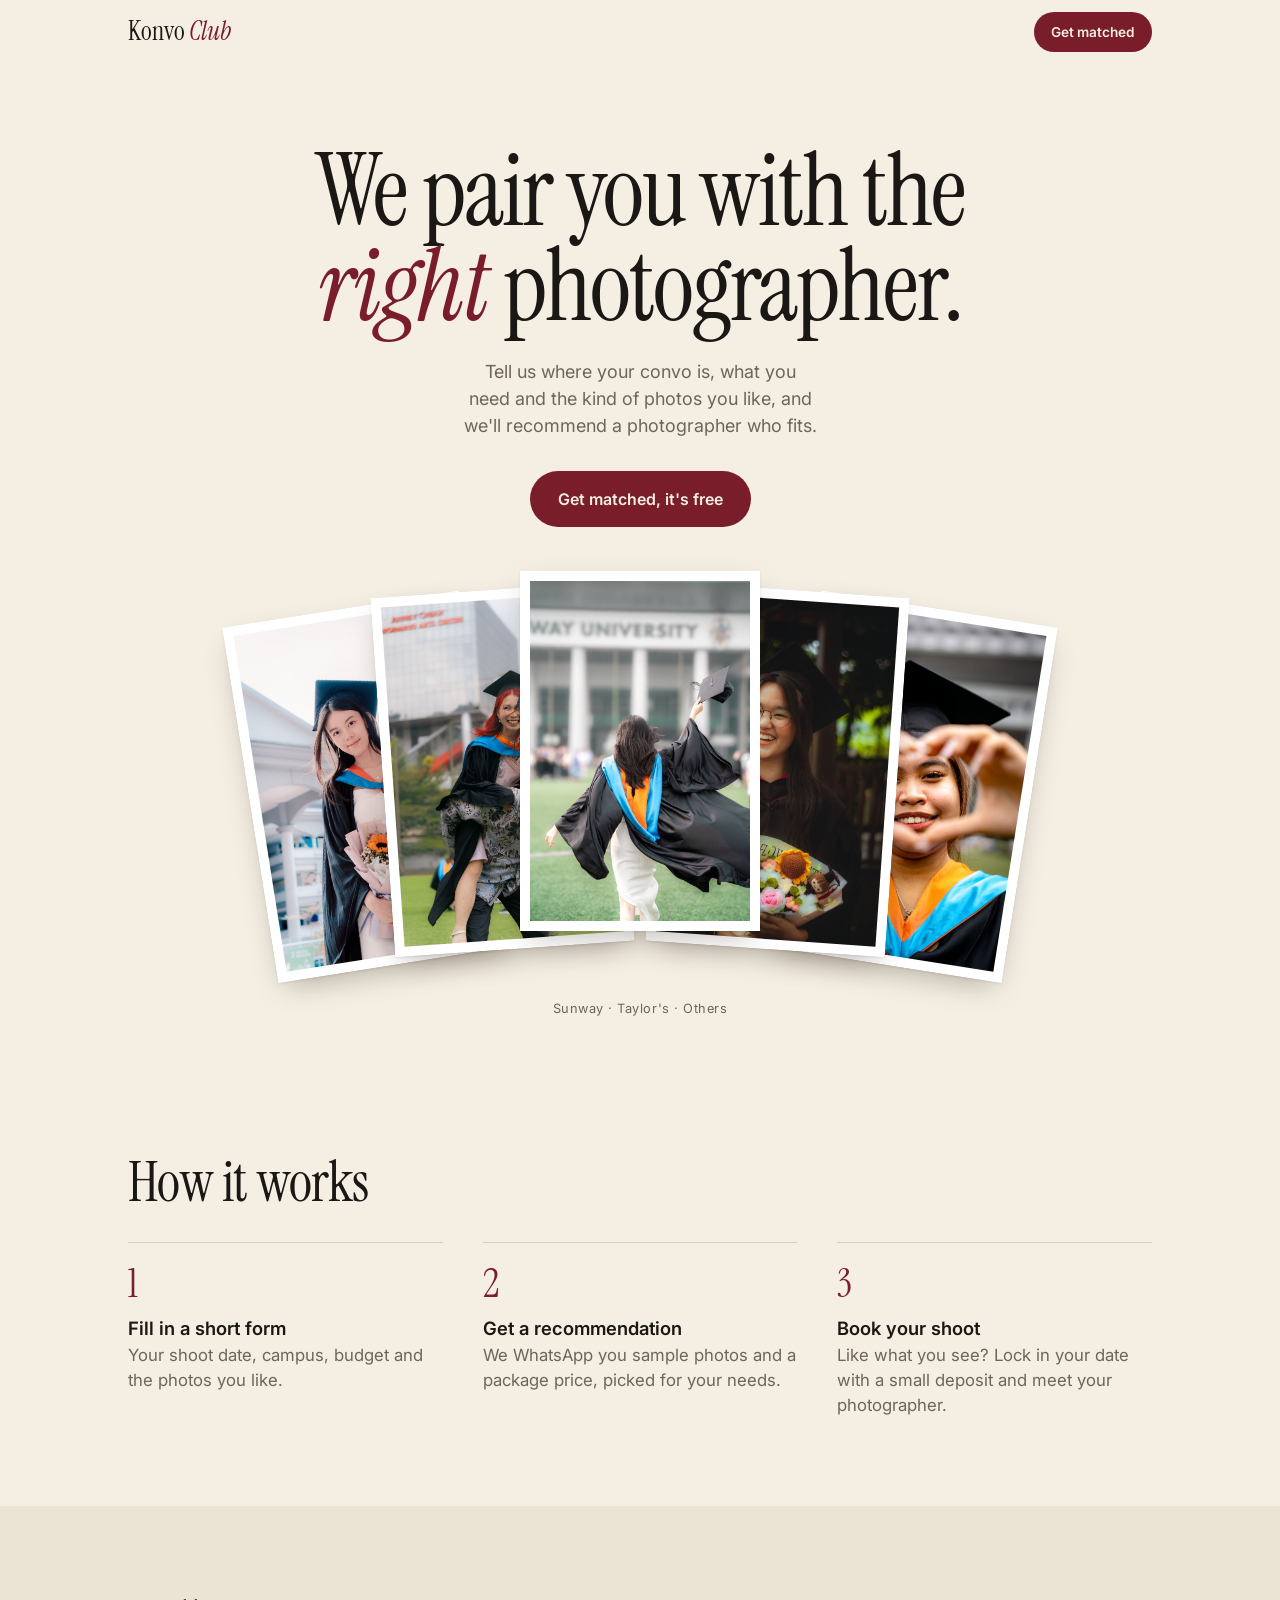
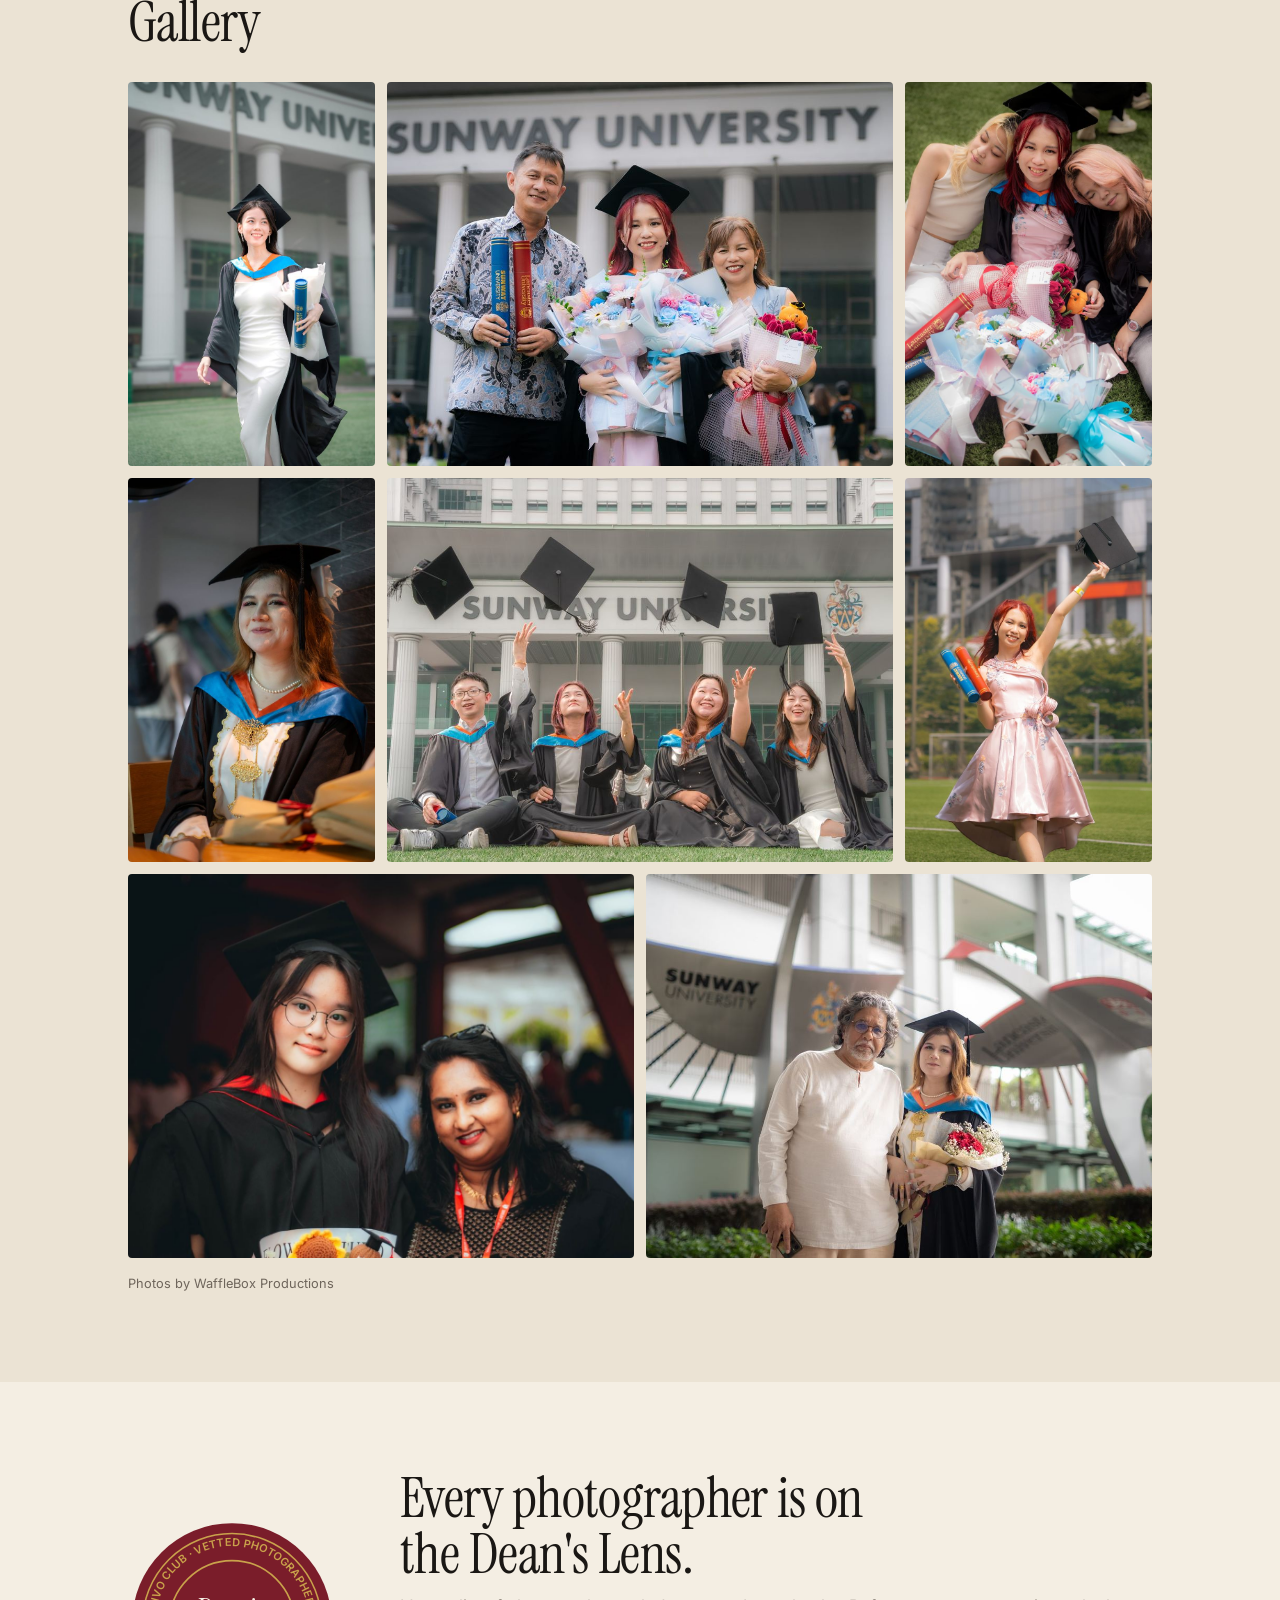
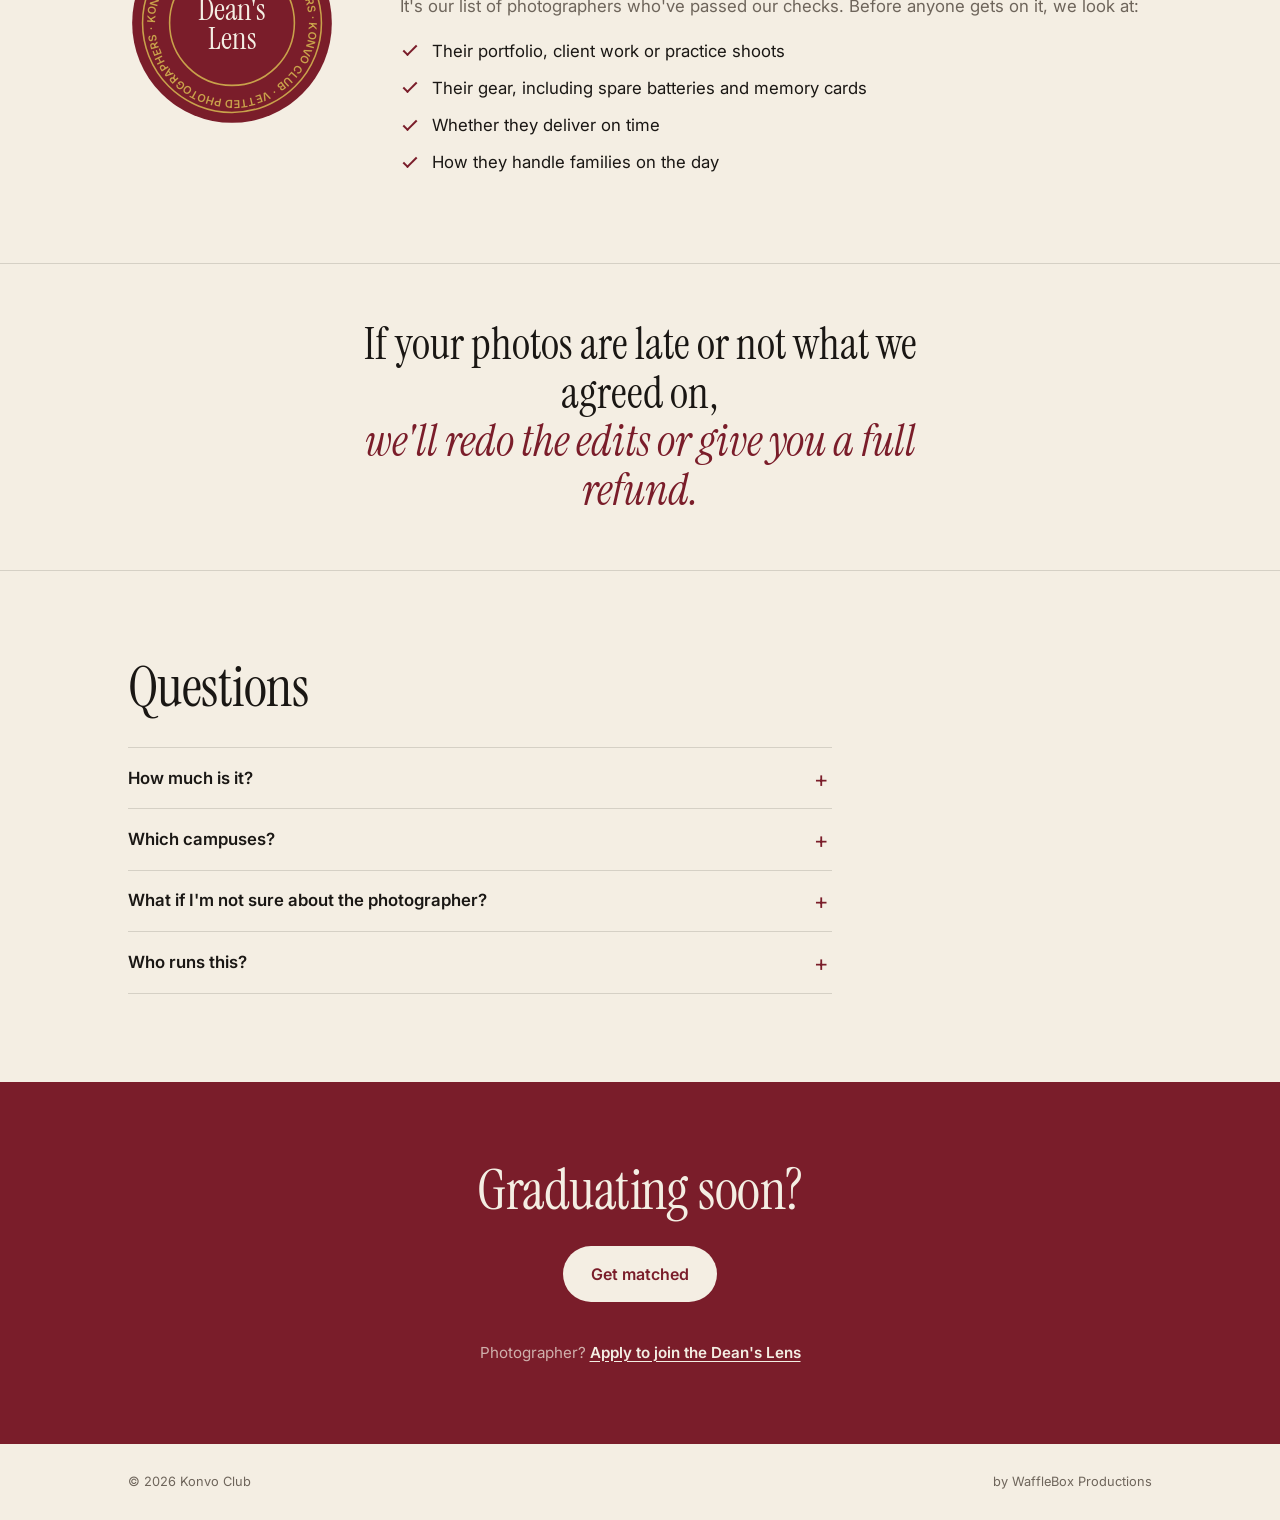
<file: index.html>
<!doctype html>
<html lang="en">
<head>
  <meta charset="utf-8">
  <meta name="viewport" content="width=device-width, initial-scale=1">
  <title>Konvo Club</title>
  <meta name="description" content="Konvo Club matches Klang Valley graduates with vetted convocation photographers. Tell us where your convo is, what you need and the photos you like, and we'll recommend a photographer.">
  <meta property="og:title" content="Konvo Club">
  <meta property="og:description" content="We pair you with the right graduation photographer.">
  <meta property="og:type" content="website">
  <meta property="og:image" content="https://konvoclub.github.io/images/h3.jpg">
  <link rel="icon" href="favicon.svg" type="image/svg+xml">
  <link rel="preconnect" href="https://fonts.googleapis.com">
  <link rel="preconnect" href="https://fonts.gstatic.com" crossorigin>
  <link href="https://fonts.googleapis.com/css2?family=Instrument+Serif:ital@0;1&family=Inter:wght@400;500;600;700&display=swap" rel="stylesheet">
  <link rel="stylesheet" href="styles.css?v=7">
</head>
<body>

  <nav class="nav" id="nav">
    <div class="wrap nav-inner">
      <a href="#" class="wordmark">Konvo <em>Club</em></a>
      <a href="match.html" class="btn btn-sm">Get matched</a>
    </div>
  </nav>

  <header class="hero">
    <div class="wrap hero-copy">
      <h1>We pair you with the <em>right</em> photographer.</h1>
      <p class="sub">Tell us where your convo is, what you need and the kind of photos you like, and we'll recommend a photographer who fits.</p>
      <a href="match.html" class="btn">Get matched, it's free</a>
    </div>

    <div class="prints" aria-hidden="true">
      <img class="print p1" src="images/h1.jpg" alt="" width="733" height="1100">
      <img class="print p2" src="images/h2.jpg" alt="" width="733" height="1100">
      <img class="print p3" src="images/h3.jpg" alt="" width="733" height="1100">
      <img class="print p4" src="images/h4.jpg" alt="" width="733" height="1100">
      <img class="print p5" src="images/h5.jpg" alt="" width="733" height="1100">
    </div>

    <p class="campuses wrap">Sunway · Taylor's · Others</p>
  </header>

  <section class="section" id="how">
    <div class="wrap">
      <h2>How it works</h2>
      <ol class="steps">
        <li><span class="n">1</span><p><strong>Fill in a short form</strong> Your shoot date, campus, budget and the photos you like.</p></li>
        <li><span class="n">2</span><p><strong>Get a recommendation</strong> We WhatsApp you sample photos and a package price, picked for your needs.</p></li>
        <li><span class="n">3</span><p><strong>Book your shoot</strong> Like what you see? Lock in your date with a small deposit and meet your photographer.</p></li>
      </ol>
    </div>
  </section>

  <section class="section" id="work">
    <div class="wrap">
      <h2>Gallery</h2>
      <div class="gallery">
        <figure class="g-tall"><img src="images/bright-2.jpg" alt="Graduate in white dress and gown in front of Sunway University" width="733" height="1100" loading="lazy"></figure>
        <figure class="g-wide"><img src="images/candid-4.jpg" alt="Graduate with her parents and bouquets" width="1100" height="733" loading="lazy"></figure>
        <figure class="g-tall"><img src="images/candid-1.jpg" alt="Graduate lying on the grass with two friends" width="733" height="1100" loading="lazy"></figure>
        <figure class="g-tall"><img src="images/moody-2.jpg" alt="Graduate portrait in warm indoor light" width="733" height="1100" loading="lazy"></figure>
        <figure class="g-wide"><img src="images/candid-3.jpg" alt="Group of graduates throwing their caps" width="1100" height="733" loading="lazy"></figure>
        <figure class="g-tall"><img src="images/bright-3.jpg" alt="Graduate jumping with scroll raised" width="733" height="1100" loading="lazy"></figure>
        <figure class="g-wide"><img src="images/moody-3.jpg" alt="Graduate with her mother, cinematic edit" width="1100" height="880" loading="lazy"></figure>
        <figure class="g-wide"><img src="images/family-2.jpg" alt="Graduate with her father beside the Sunway University sign" width="1100" height="733" loading="lazy"></figure>
      </div>
      <p class="credit">Photos by WaffleBox Productions</p>
    </div>
  </section>

  <section class="section lens" id="deans-lens">
    <div class="wrap lens-inner">
      <div class="seal" aria-hidden="true">
        <svg viewBox="0 0 200 200">
          <defs><path id="ring" d="M100,100 m-74,0 a74,74 0 1,1 148,0 a74,74 0 1,1 -148,0"/></defs>
          <circle cx="100" cy="100" r="96" class="seal-bg"/>
          <circle cx="100" cy="100" r="86" class="seal-line"/>
          <circle cx="100" cy="100" r="60" class="seal-line"/>
          <g class="seal-spin"><text class="seal-ring"><textPath href="#ring" textLength="462">KONVO CLUB · VETTED PHOTOGRAPHERS · KONVO CLUB · VETTED PHOTOGRAPHERS ·</textPath></text></g>
          <text x="100" y="97" class="seal-big">Dean's</text>
          <text x="100" y="125" class="seal-big">Lens</text>
        </svg>
      </div>
      <div>
        <h2>Every photographer is on the Dean's Lens.</h2>
        <p class="lens-sub">It's our list of photographers who've passed our checks. Before anyone gets on it, we look at:</p>
        <ul class="checks">
          <li>Their portfolio, client work or practice shoots</li>
          <li>Their gear, including spare batteries and memory cards</li>
          <li>Whether they deliver on time</li>
          <li>How they handle families on the day</li>
        </ul>
      </div>
    </div>
  </section>

  <section class="promise">
    <div class="wrap">
      <p>If your photos are late or not what we agreed on, <em>we'll redo the edits or give you a full refund.</em></p>
    </div>
  </section>

  <section class="section" id="faq">
    <div class="wrap faq">
      <h2>Questions</h2>
      <details>
        <summary>How much is it?</summary>
        <p>Getting matched is free. Each package has one flat price, and you'll see it before you pay anything.</p>
      </details>
      <details>
        <summary>Which campuses?</summary>
        <p>Sunway and Taylor's for now. At another uni? Pick Others on the form and we'll see what we can do.</p>
      </details>
      <details>
        <summary>What if I'm not sure about the photographer?</summary>
        <p>Tell us why and we'll recommend someone else.</p>
      </details>
      <details>
        <summary>Who runs this?</summary>
        <p>The team behind WaffleBox Productions, a photo studio in Puchong.</p>
      </details>
    </div>
  </section>

  <section class="cta">
    <div class="wrap">
      <h2>Graduating soon?</h2>
      <a href="match.html" class="btn btn-light">Get matched</a>
      <p class="join">Photographer? <a href="join.html">Apply to join the Dean's Lens</a></p>
      <p class="join" data-photographer-count hidden></p>
    </div>
  </section>

  <footer class="footer">
    <div class="wrap footer-inner">
      <span>© 2026 Konvo Club</span>
      <span>by WaffleBox Productions</span>
    </div>
  </footer>

  <script src="photographer-count.js?v=1" defer></script>
  <script>
    const nav = document.getElementById('nav');
    const onScroll = () => nav.classList.toggle('scrolled', window.scrollY > 20);
    window.addEventListener('scroll', onScroll, { passive: true });
    onScroll();

  </script>
</body>
</html>
</file>
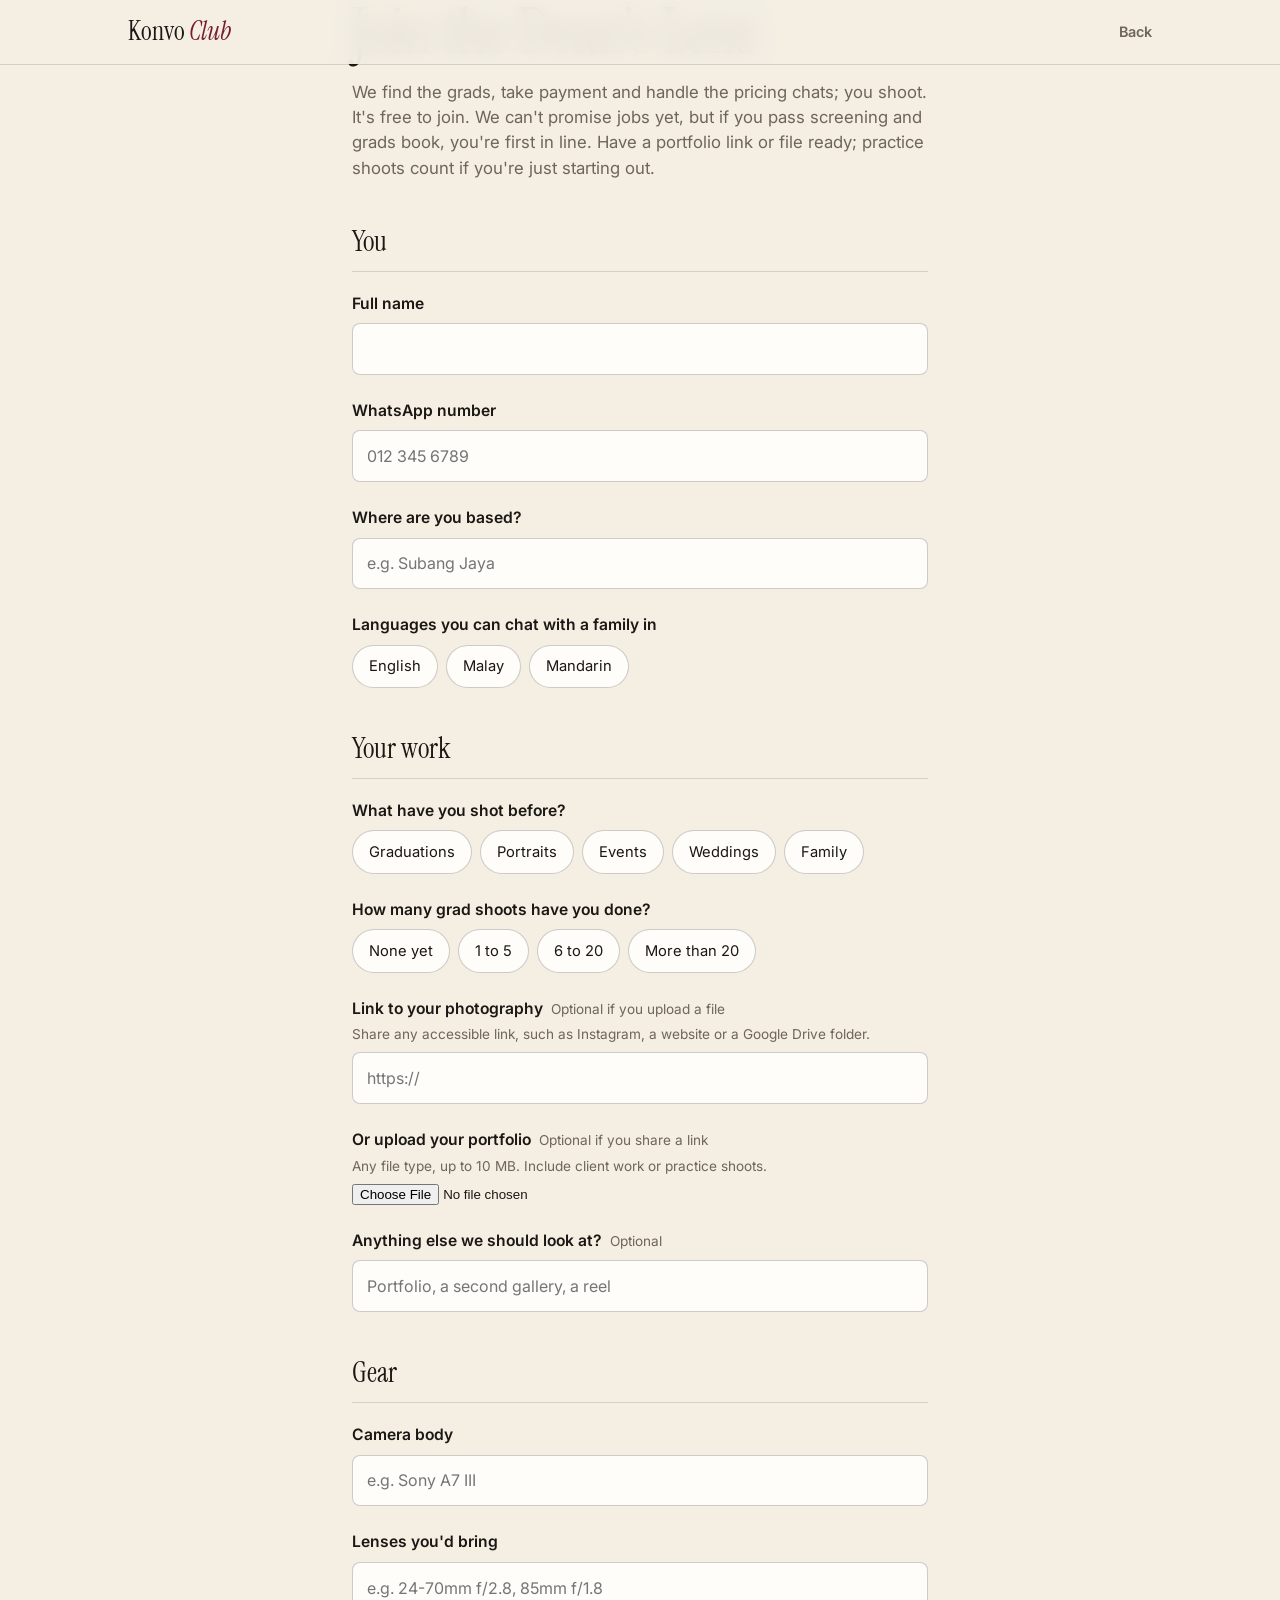
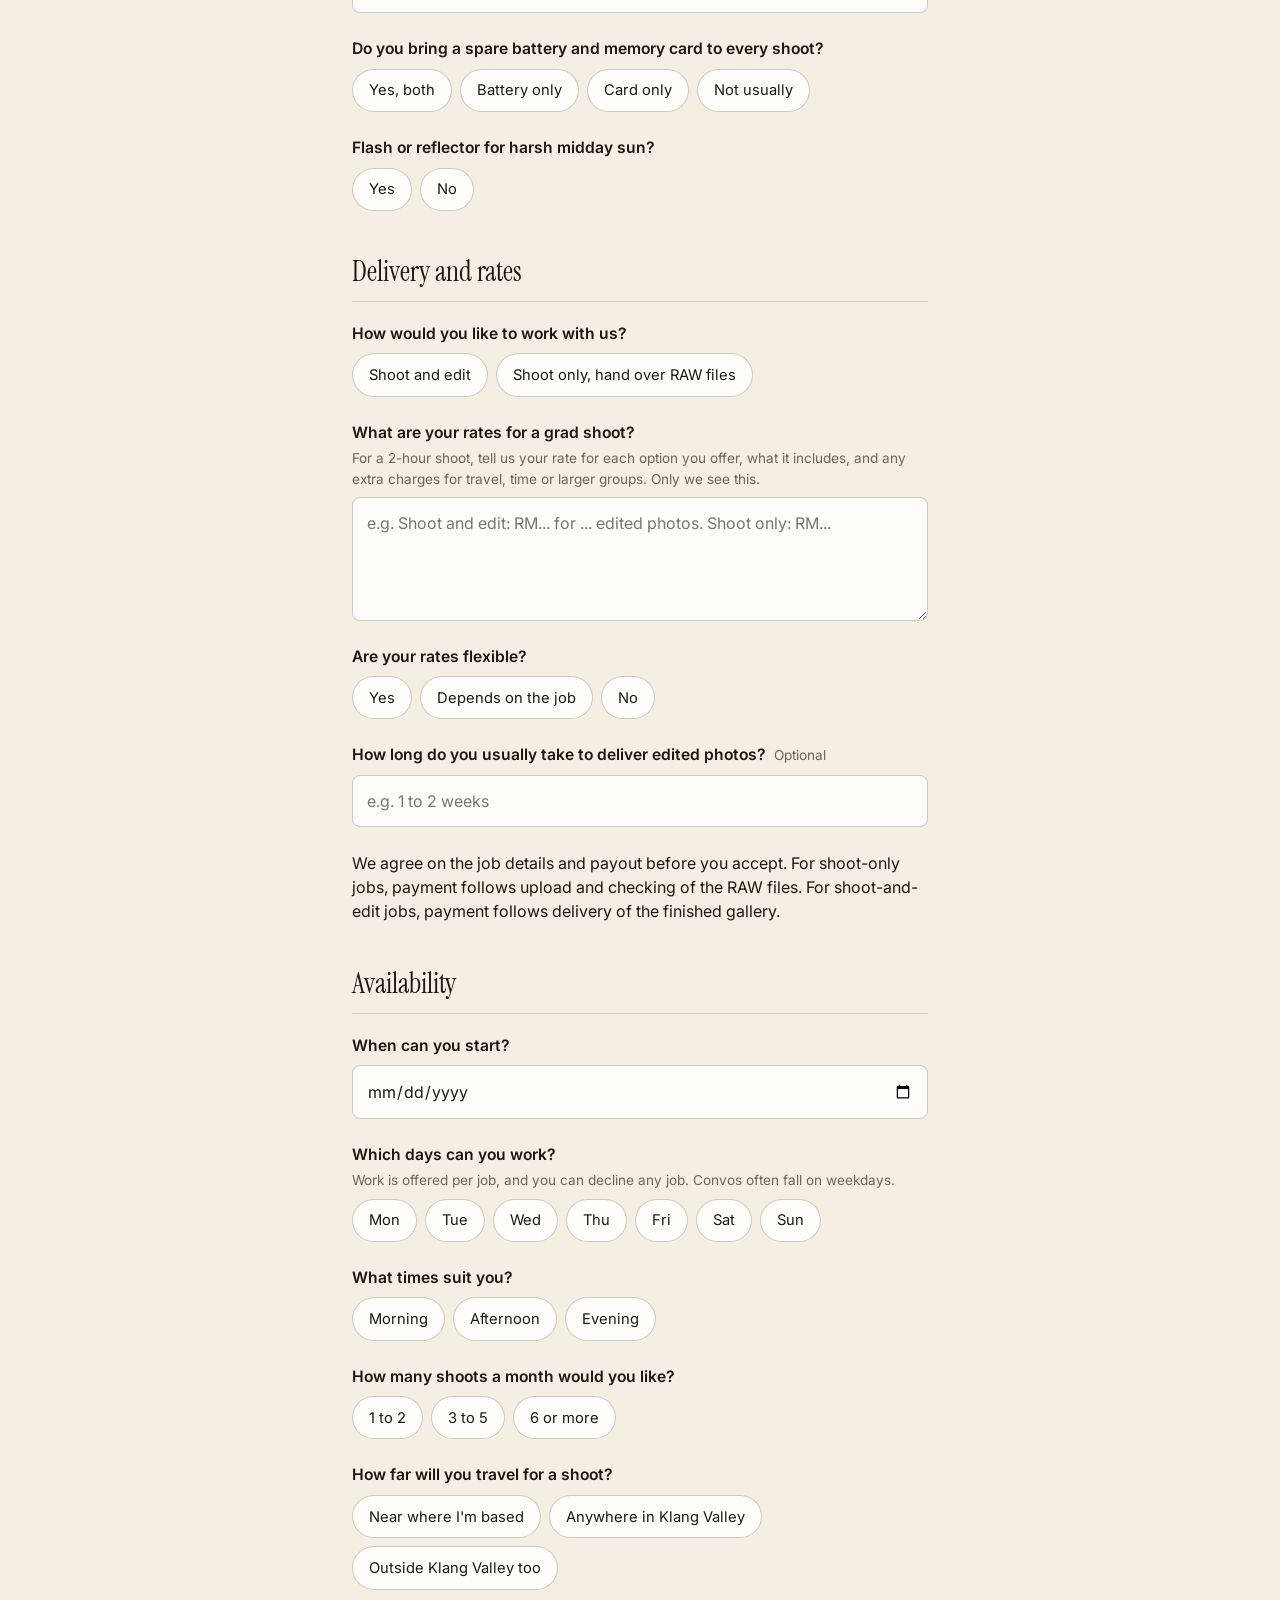
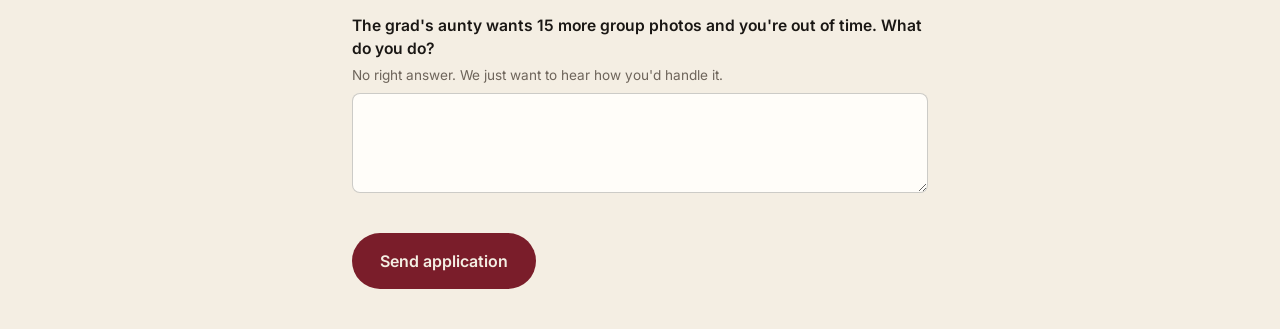
<file: join.html>
<!doctype html>
<html lang="en">
<head>
  <meta charset="utf-8">
  <meta name="viewport" content="width=device-width, initial-scale=1">
  <style>html { scroll-behavior: auto !important; }</style>
  <script>
    if ('scrollRestoration' in history) history.scrollRestoration = 'manual';
    window.addEventListener('pageshow', () => window.scrollTo(0, 0));
  </script>
  <title>Join the Dean's Lens · Konvo Club</title>
  <meta name="description" content="Photographers in the Klang Valley: apply to shoot graduations with Konvo Club.">
  <link rel="icon" href="favicon.svg" type="image/svg+xml">
  <link rel="preconnect" href="https://fonts.googleapis.com">
  <link rel="preconnect" href="https://fonts.gstatic.com" crossorigin>
  <link href="https://fonts.googleapis.com/css2?family=Instrument+Serif:ital@0;1&family=Inter:wght@400;500;600;700&display=swap" rel="stylesheet">
  <link rel="stylesheet" href="styles.css?v=7">
</head>
<body class="form-page">

  <nav class="nav scrolled">
    <div class="wrap nav-inner">
      <a href="./" class="wordmark">Konvo <em>Club</em></a>
      <a href="./" class="nav-back">Back</a>
    </div>
  </nav>

  <main class="wrap form-wrap">
    <h1 class="form-title">Join the Dean's Lens</h1>
    <p class="form-intro" data-photographer-count hidden></p>
    <p class="form-intro">We find the grads, take payment and handle the pricing chats; you shoot. It's free to join. We can't promise jobs yet, but if you pass screening and grads book, you're first in line. Have a portfolio link or file ready; practice shoots count if you're just starting out.</p>

    <div class="form-done" hidden>
      <h2>Thanks for applying.</h2>
      <p>We'll go through your work and get back to you on WhatsApp within a week.</p>
      <a href="./" class="btn">Back to Konvo Club</a>
    </div>

    <form data-form="photographer" data-submit-label="Send application" novalidate>
      <input type="text" name="website" class="hp" tabindex="-1" autocomplete="off" aria-hidden="true">

      <fieldset>
        <legend>You</legend>
        <label class="field">
          <span>Full name</span>
          <input type="text" name="Name" required autocomplete="name">
        </label>
        <label class="field">
          <span>WhatsApp number</span>
          <input type="tel" name="WhatsApp" required autocomplete="tel" inputmode="tel" placeholder="012 345 6789" pattern="^\+?[0-9 \-]{9,15}$">
        </label>
        <label class="field">
          <span>Where are you based?</span>
          <input type="text" name="Based in" required placeholder="e.g. Subang Jaya">
        </label>
        <div class="field" data-required-group="Languages">
          <span>Languages you can chat with a family in</span>
          <div class="chips">
            <label><input type="checkbox" name="Languages" value="English"><span>English</span></label>
            <label><input type="checkbox" name="Languages" value="Malay"><span>Malay</span></label>
            <label><input type="checkbox" name="Languages" value="Mandarin"><span>Mandarin</span></label>
          </div>
        </div>
      </fieldset>

      <fieldset>
        <legend>Your work</legend>
        <div class="field" data-required-group="What you've shot">
          <span>What have you shot before?</span>
          <div class="chips">
            <label><input type="checkbox" name="Shot before" value="Graduations"><span>Graduations</span></label>
            <label><input type="checkbox" name="Shot before" value="Portraits"><span>Portraits</span></label>
            <label><input type="checkbox" name="Shot before" value="Events"><span>Events</span></label>
            <label><input type="checkbox" name="Shot before" value="Weddings"><span>Weddings</span></label>
            <label><input type="checkbox" name="Shot before" value="Family"><span>Family</span></label>
          </div>
        </div>
        <div class="field">
          <span>How many grad shoots have you done?</span>
          <div class="chips">
            <label><input type="radio" name="Grad shoots" value="None yet" required><span>None yet</span></label>
            <label><input type="radio" name="Grad shoots" value="1 to 5"><span>1 to 5</span></label>
            <label><input type="radio" name="Grad shoots" value="6 to 20"><span>6 to 20</span></label>
            <label><input type="radio" name="Grad shoots" value="More than 20"><span>More than 20</span></label>
          </div>
        </div>
        <label class="field">
          <span>Link to your photography <em>Optional if you upload a file</em></span>
          <small>Share any accessible link, such as Instagram, a website or a Google Drive folder.</small>
          <input type="url" name="Portfolio" placeholder="https://">
        </label>
        <label class="field">
          <span>Or upload your portfolio <em>Optional if you share a link</em></span>
          <small>Any file type, up to 10 MB. Include client work or practice shoots.</small>
          <input type="file" name="Portfolio upload" data-upload="Portfolio file">
        </label>
        <label class="field">
          <span>Anything else we should look at? <em>Optional</em></span>
          <input type="text" name="Other links" placeholder="Portfolio, a second gallery, a reel">
        </label>
      </fieldset>

      <fieldset>
        <legend>Gear</legend>
        <label class="field">
          <span>Camera body</span>
          <input type="text" name="Body" required placeholder="e.g. Sony A7 III">
        </label>
        <label class="field">
          <span>Lenses you'd bring</span>
          <input type="text" name="Lenses" required placeholder="e.g. 24-70mm f/2.8, 85mm f/1.8">
        </label>
        <div class="field">
          <span>Do you bring a spare battery and memory card to every shoot?</span>
          <div class="chips">
            <label><input type="radio" name="Spares" value="Both" required><span>Yes, both</span></label>
            <label><input type="radio" name="Spares" value="Battery only"><span>Battery only</span></label>
            <label><input type="radio" name="Spares" value="Card only"><span>Card only</span></label>
            <label><input type="radio" name="Spares" value="Not usually"><span>Not usually</span></label>
          </div>
        </div>
        <div class="field">
          <span>Flash or reflector for harsh midday sun?</span>
          <div class="chips">
            <label><input type="radio" name="Flash or reflector" value="Yes" required><span>Yes</span></label>
            <label><input type="radio" name="Flash or reflector" value="No"><span>No</span></label>
          </div>
        </div>
      </fieldset>

      <fieldset>
        <legend>Delivery and rates</legend>
        <div class="field" data-required-group="How you'd like to work">
          <span>How would you like to work with us?</span>
          <div class="chips">
            <label><input type="checkbox" name="Work options" value="Shoot and edit"><span>Shoot and edit</span></label>
            <label><input type="checkbox" name="Work options" value="Shoot only, hand over RAW files"><span>Shoot only, hand over RAW files</span></label>
          </div>
        </div>
        <label class="field">
          <span>What are your rates for a grad shoot?</span>
          <small>For a 2-hour shoot, tell us your rate for each option you offer, what it includes, and any extra charges for travel, time or larger groups. Only we see this.</small>
          <textarea name="Rates and inclusions" rows="4" required placeholder="e.g. Shoot and edit: RM... for ... edited photos. Shoot only: RM..."></textarea>
        </label>
        <div class="field">
          <span>Are your rates flexible?</span>
          <div class="chips">
            <label><input type="radio" name="Rates flexible" value="Yes" required><span>Yes</span></label>
            <label><input type="radio" name="Rates flexible" value="Depends on the job"><span>Depends on the job</span></label>
            <label><input type="radio" name="Rates flexible" value="No"><span>No</span></label>
          </div>
        </div>
        <label class="field">
          <span>How long do you usually take to deliver edited photos? <em>Optional</em></span>
          <input type="text" name="Turnaround" placeholder="e.g. 1 to 2 weeks">
        </label>
        <p>We agree on the job details and payout before you accept. For shoot-only jobs, payment follows upload and checking of the RAW files. For shoot-and-edit jobs, payment follows delivery of the finished gallery.</p>
      </fieldset>

      <fieldset>
        <legend>Availability</legend>
        <label class="field">
          <span>When can you start?</span>
          <input type="date" name="Available from" required>
        </label>
        <div class="field" data-required-group="Days you can work">
          <span>Which days can you work?</span>
          <small>Work is offered per job, and you can decline any job. Convos often fall on weekdays.</small>
          <div class="chips">
            <label><input type="checkbox" name="Days" value="Mon"><span>Mon</span></label>
            <label><input type="checkbox" name="Days" value="Tue"><span>Tue</span></label>
            <label><input type="checkbox" name="Days" value="Wed"><span>Wed</span></label>
            <label><input type="checkbox" name="Days" value="Thu"><span>Thu</span></label>
            <label><input type="checkbox" name="Days" value="Fri"><span>Fri</span></label>
            <label><input type="checkbox" name="Days" value="Sat"><span>Sat</span></label>
            <label><input type="checkbox" name="Days" value="Sun"><span>Sun</span></label>
          </div>
        </div>
        <div class="field" data-required-group="Times you can work">
          <span>What times suit you?</span>
          <div class="chips">
            <label><input type="checkbox" name="Times" value="Morning"><span>Morning</span></label>
            <label><input type="checkbox" name="Times" value="Afternoon"><span>Afternoon</span></label>
            <label><input type="checkbox" name="Times" value="Evening"><span>Evening</span></label>
          </div>
        </div>
        <div class="field">
          <span>How many shoots a month would you like?</span>
          <div class="chips">
            <label><input type="radio" name="Shoots a month" value="1 to 2" required><span>1 to 2</span></label>
            <label><input type="radio" name="Shoots a month" value="3 to 5"><span>3 to 5</span></label>
            <label><input type="radio" name="Shoots a month" value="6 or more"><span>6 or more</span></label>
          </div>
        </div>
        <div class="field">
          <span>How far will you travel for a shoot?</span>
          <div class="chips">
            <label><input type="radio" name="Travel" value="Near where I'm based" required><span>Near where I'm based</span></label>
            <label><input type="radio" name="Travel" value="Anywhere in Klang Valley"><span>Anywhere in Klang Valley</span></label>
            <label><input type="radio" name="Travel" value="Outside Klang Valley too"><span>Outside Klang Valley too</span></label>
          </div>
        </div>
        <label class="field">
          <span>The grad's aunty wants 15 more group photos and you're out of time. What do you do?</span>
          <small>No right answer. We just want to hear how you'd handle it.</small>
          <textarea name="Aunty question" rows="3" required></textarea>
        </label>
      </fieldset>

      <button type="submit" class="btn">Send application</button>
      <p class="form-status" role="alert"></p>
    </form>
  </main>

  <script src="photographer-count.js?v=1" defer></script>
  <script src="form.js?v=7"></script>
</body>
</html>
</file>
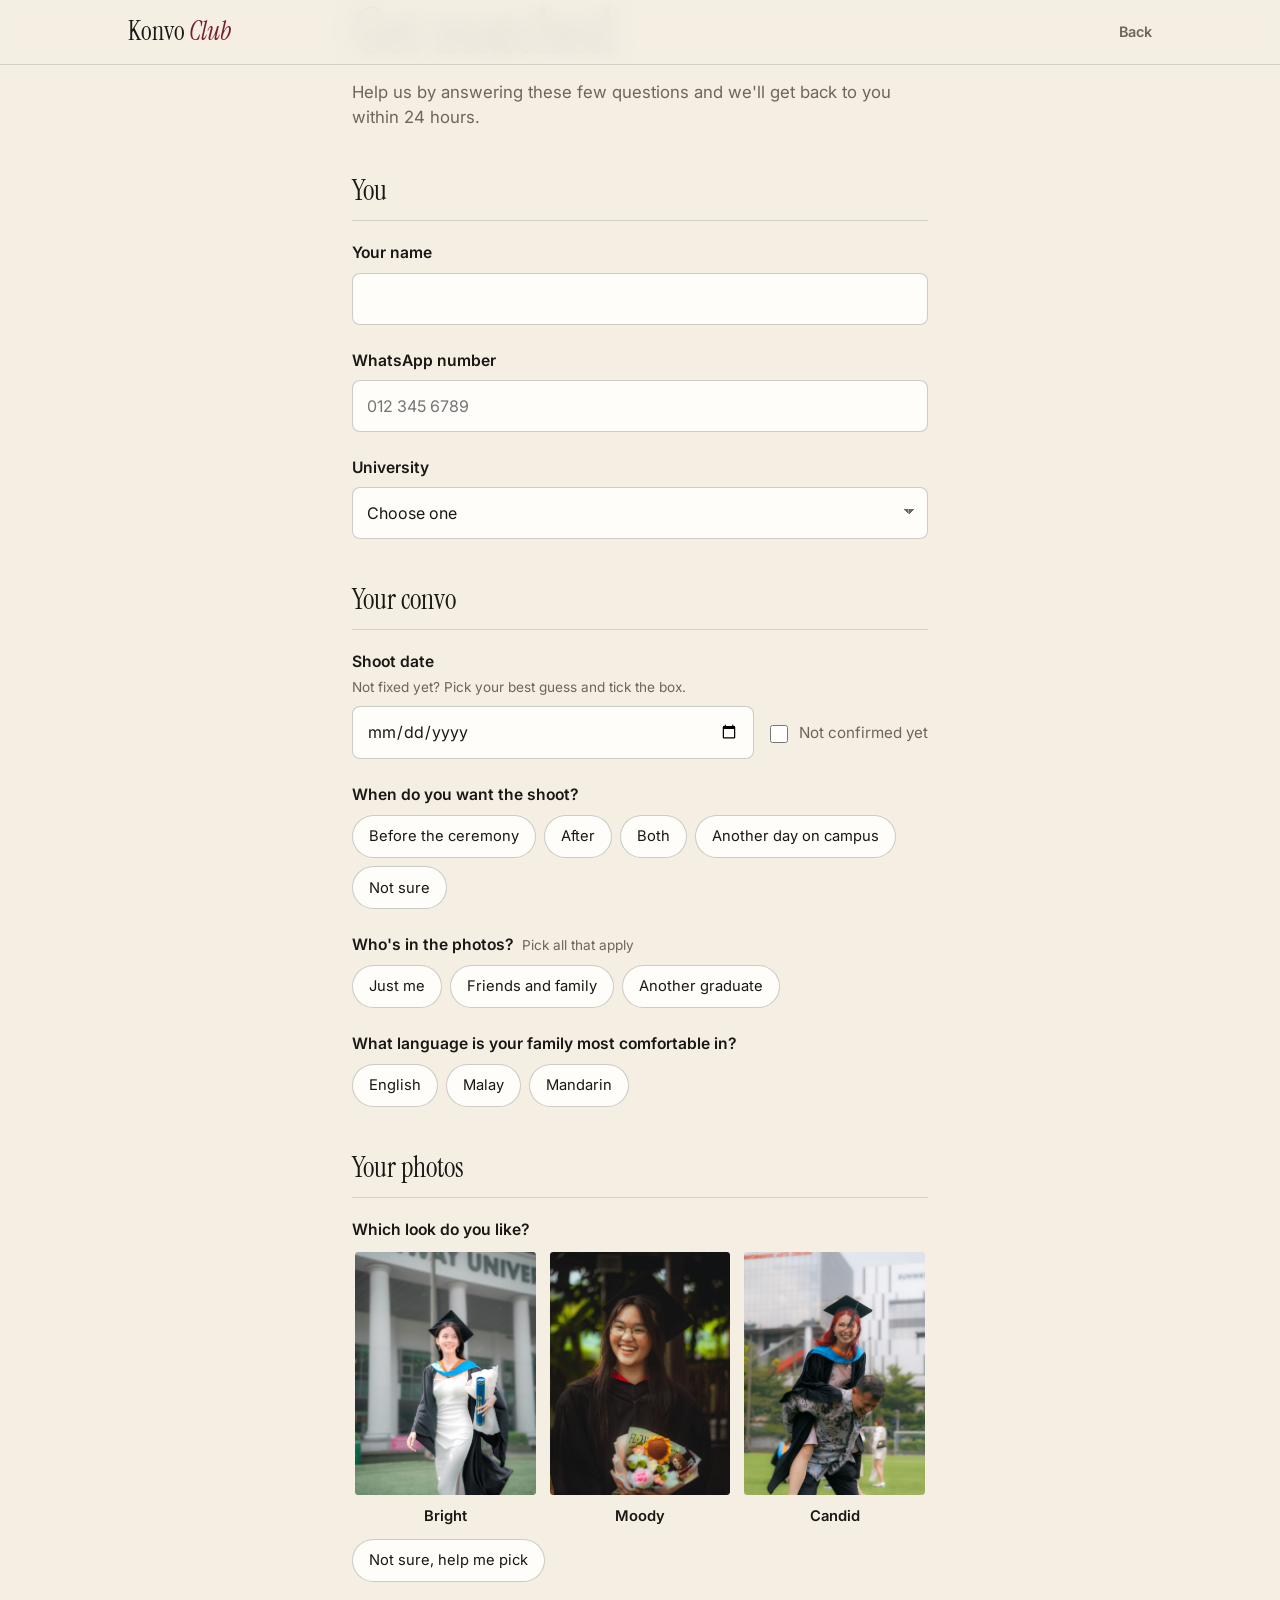
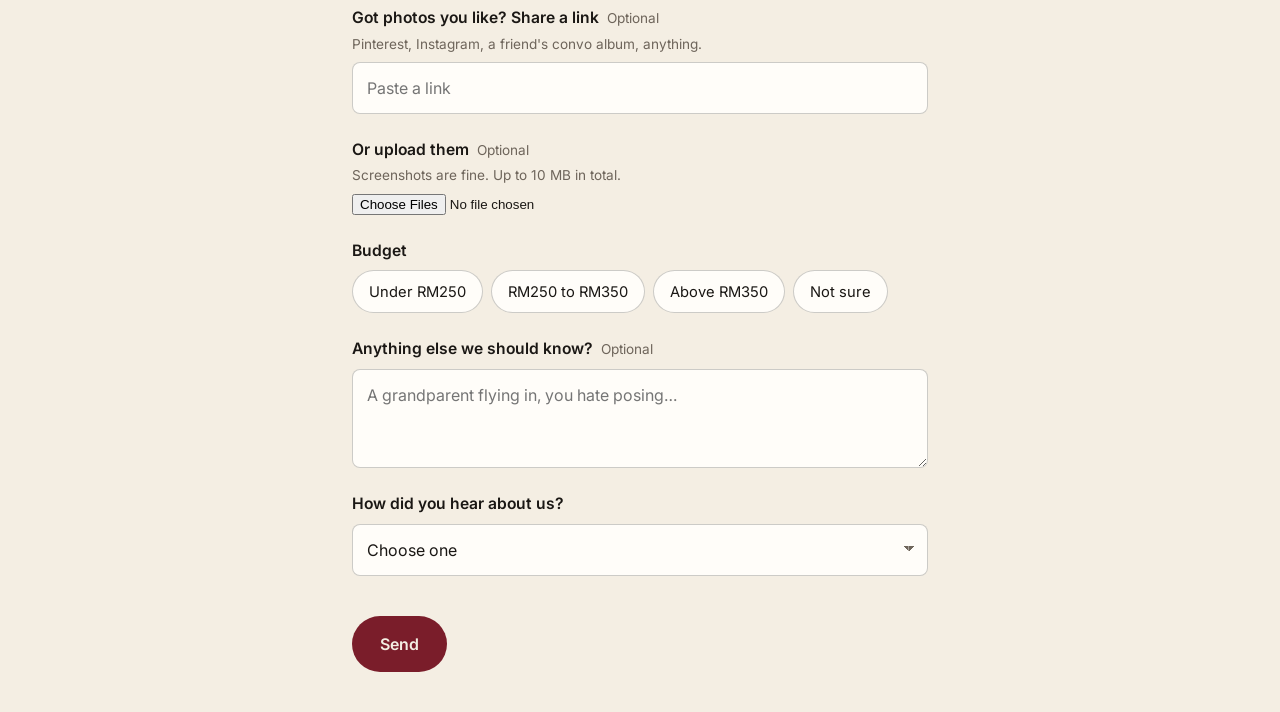
<file: match.html>
<!doctype html>
<html lang="en">
<head>
  <meta charset="utf-8">
  <meta name="viewport" content="width=device-width, initial-scale=1">
  <title>Get matched · Konvo Club</title>
  <meta name="description" content="Tell us about your convo and we'll recommend a vetted photographer who fits.">
  <link rel="icon" href="favicon.svg" type="image/svg+xml">
  <link rel="preconnect" href="https://fonts.googleapis.com">
  <link rel="preconnect" href="https://fonts.gstatic.com" crossorigin>
  <link href="https://fonts.googleapis.com/css2?family=Instrument+Serif:ital@0;1&family=Inter:wght@400;500;600;700&display=swap" rel="stylesheet">
  <link rel="stylesheet" href="styles.css?v=7">
</head>
<body class="form-page">

  <nav class="nav scrolled">
    <div class="wrap nav-inner">
      <a href="./" class="wordmark">Konvo <em>Club</em></a>
      <a href="./" class="nav-back">Back</a>
    </div>
  </nav>

  <main class="wrap form-wrap">
    <h1 class="form-title">Get matched</h1>
    <p class="form-intro">Help us by answering these few questions and we'll get back to you within 24 hours.</p>

    <div class="form-done finding" hidden>
      <div class="seal seal-small" aria-hidden="true">
        <svg viewBox="0 0 200 200">
          <defs><path id="ring" d="M100,100 m-74,0 a74,74 0 1,1 148,0 a74,74 0 1,1 -148,0"/></defs>
          <circle cx="100" cy="100" r="96" class="seal-bg"/>
          <circle cx="100" cy="100" r="86" class="seal-line"/>
          <circle cx="100" cy="100" r="60" class="seal-line"/>
          <g class="seal-spin"><text class="seal-ring"><textPath href="#ring" textLength="462">KONVO CLUB · VETTED PHOTOGRAPHERS · KONVO CLUB · VETTED PHOTOGRAPHERS ·</textPath></text></g>
          <text x="100" y="97" class="seal-big">Dean's</text>
          <text x="100" y="125" class="seal-big">Lens</text>
        </svg>
      </div>
      <h2>Finding your photographer…</h2>
      <ul class="finding-steps">
        <li>Your shoot date and campus</li>
        <li>The look you like</li>
        <li>Checking who's free on your date</li>
      </ul>
      <p>We'll WhatsApp you sample photos and a price within 2 days. Can't wait? Message us and we'll get started.</p>
      <a class="btn" target="_blank" rel="noopener" data-whatsapp="60124065559" data-whatsapp-text="Hi Konvo Club! I'm {Name} from {University}. I just filled in the form for a shoot on {Shoot date}.">Message us on WhatsApp</a>
    </div>

    <form data-form="grad" data-submit-label="Send" novalidate>
      <input type="text" name="website" class="hp" tabindex="-1" autocomplete="off" aria-hidden="true">

      <fieldset>
        <legend>You</legend>
        <label class="field">
          <span>Your name</span>
          <input type="text" name="Name" required autocomplete="name">
        </label>
        <label class="field">
          <span>WhatsApp number</span>
          <input type="tel" name="WhatsApp" required autocomplete="tel" inputmode="tel" placeholder="012 345 6789" pattern="^\+?[0-9 \-]{9,15}$">
        </label>
        <label class="field">
          <span>University</span>
          <select name="University" required>
            <option value="" selected disabled>Choose one</option>
            <option>Sunway University</option>
            <option>Taylor's University</option>
            <option>Others</option>
          </select>
        </label>
      </fieldset>

      <fieldset>
        <legend>Your convo</legend>
        <div class="field-row">
          <label class="field">
            <span>Shoot date</span>
            <small>Not fixed yet? Pick your best guess and tick the box.</small>
            <input type="date" name="Shoot date" required>
          </label>
          <label class="check">
            <input type="checkbox" name="Date confirmed" value="Not confirmed yet">
            <span>Not confirmed yet</span>
          </label>
        </div>
        <div class="field">
          <span>When do you want the shoot?</span>
          <div class="chips">
            <label><input type="radio" name="When" value="Before the ceremony" required><span>Before the ceremony</span></label>
            <label><input type="radio" name="When" value="After the ceremony"><span>After</span></label>
            <label><input type="radio" name="When" value="Both"><span>Both</span></label>
            <label><input type="radio" name="When" value="Another day on campus"><span>Another day on campus</span></label>
            <label><input type="radio" name="When" value="Not sure"><span>Not sure</span></label>
          </div>
        </div>
        <div class="field" data-required-group="Who's in the photos">
          <span>Who's in the photos? <em>Pick all that apply</em></span>
          <div class="chips">
            <label><input type="checkbox" name="In the photos" value="Just me"><span>Just me</span></label>
            <label><input type="checkbox" name="In the photos" value="Friends and family"><span>Friends and family</span></label>
            <label><input type="checkbox" name="In the photos" value="Another graduate"><span>Another graduate</span></label>
          </div>
        </div>
        <div class="field" data-required-group="Family language">
          <span>What language is your family most comfortable in?</span>
          <div class="chips">
            <label><input type="checkbox" name="Family language" value="English"><span>English</span></label>
            <label><input type="checkbox" name="Family language" value="Malay"><span>Malay</span></label>
            <label><input type="checkbox" name="Family language" value="Mandarin"><span>Mandarin</span></label>
          </div>
        </div>
      </fieldset>

      <fieldset>
        <legend>Your photos</legend>
        <div class="field">
          <span>Which look do you like?</span>
          <div class="looks-pick">
            <label><input type="radio" name="Look" value="Bright" required><img src="images/bright-2.jpg" alt="" loading="lazy"><span>Bright</span></label>
            <label><input type="radio" name="Look" value="Moody"><img src="images/h4.jpg" alt="" loading="lazy"><span>Moody</span></label>
            <label><input type="radio" name="Look" value="Candid"><img src="images/h2.jpg" alt="" loading="lazy"><span>Candid</span></label>
          </div>
          <div class="chips chips-tight">
            <label><input type="radio" name="Look" value="Not sure"><span>Not sure, help me pick</span></label>
          </div>
        </div>
        <label class="field">
          <span>Got photos you like? Share a link <em>Optional</em></span>
          <small>Pinterest, Instagram, a friend's convo album, anything.</small>
          <input type="text" name="Sample photos link" inputmode="url" placeholder="Paste a link">
        </label>
        <label class="field">
          <span>Or upload them <em>Optional</em></span>
          <small>Screenshots are fine. Up to 10 MB in total.</small>
          <input type="file" name="Sample photos upload" accept="image/*" multiple data-upload="Sample photos file">
        </label>
        <div class="field">
          <span>Budget</span>
          <div class="chips">
            <label><input type="radio" name="Budget" value="Under RM250" required><span>Under RM250</span></label>
            <label><input type="radio" name="Budget" value="RM250 to RM350"><span>RM250 to RM350</span></label>
            <label><input type="radio" name="Budget" value="Above RM350"><span>Above RM350</span></label>
            <label><input type="radio" name="Budget" value="Not sure"><span>Not sure</span></label>
          </div>
        </div>
        <label class="field">
          <span>Anything else we should know? <em>Optional</em></span>
          <textarea name="Notes" rows="3" placeholder="A grandparent flying in, you hate posing…"></textarea>
        </label>
        <label class="field">
          <span>How did you hear about us?</span>
          <select name="Heard from" required>
            <option value="" selected disabled>Choose one</option>
            <option>Instagram</option>
            <option>Threads</option>
            <option>TikTok</option>
            <option>A friend</option>
            <option>Other</option>
          </select>
        </label>
      </fieldset>

      <button type="submit" class="btn">Send</button>
      <p class="form-status" role="alert"></p>
    </form>
  </main>

  <script src="form.js?v=7"></script>
</body>
</html>
</file>
<file: styles.css>
:root {
  --paper: #f4eee3;
  --paper-2: #ebe3d4;
  --ink: #1a1714;
  --muted: #6e655b;
  --line: rgba(26, 23, 20, 0.14);
  --maroon: #7a1d2a;
  --maroon-dark: #5e1520;
  --gold: #c9a24b;
  --serif: "Instrument Serif", Georgia, serif;
  --sans: "Inter", system-ui, -apple-system, sans-serif;
}

*, *::before, *::after { box-sizing: border-box; }

html { scroll-behavior: smooth; }

body {
  margin: 0;
  font-family: var(--sans);
  background: var(--paper);
  color: var(--ink);
  -webkit-font-smoothing: antialiased;
  line-height: 1.5;
  overflow-x: hidden;
}

img { display: block; max-width: 100%; height: auto; }
a { color: inherit; }
h1, h2, p { margin: 0; }

.wrap { max-width: 68rem; margin: 0 auto; padding: 0 1.25rem; }

h2 {
  font-family: var(--serif);
  font-weight: 400;
  font-size: clamp(2.25rem, 5vw, 3.5rem);
  line-height: 1;
  letter-spacing: -0.01em;
  margin-bottom: 2rem;
}

em { font-style: italic; }

/* Buttons */
.btn {
  display: inline-block;
  background: var(--maroon);
  color: var(--paper);
  text-decoration: none;
  font-weight: 600;
  font-size: 1rem;
  padding: 1rem 1.75rem;
  border-radius: 999px;
  transition: background 0.2s, transform 0.2s;
}
.btn:hover { background: var(--maroon-dark); transform: translateY(-1px); }
.btn-sm { font-size: 0.85rem; padding: 0.6rem 1.1rem; }
.btn-light { background: var(--paper); color: var(--maroon); }
.btn-light:hover { background: #fff; }

/* Nav */
.nav {
  position: fixed;
  inset: 0 0 auto;
  z-index: 50;
  transition: background 0.3s, box-shadow 0.3s;
}
.nav.scrolled { background: rgba(244, 238, 227, 0.92); backdrop-filter: blur(10px); -webkit-backdrop-filter: blur(10px); box-shadow: 0 1px 0 var(--line); }
.nav-inner { height: 4rem; display: flex; align-items: center; justify-content: space-between; }
.wordmark { font-family: var(--serif); font-size: 1.6rem; text-decoration: none; line-height: 1; }
.wordmark em { color: var(--maroon); }

/* Hero */
.hero { padding: 7.5rem 0 3rem; text-align: center; }
.hero-copy { max-width: 46rem; }
h1 {
  font-family: var(--serif);
  font-weight: 400;
  font-size: clamp(3rem, 8.5vw, 6.25rem);
  line-height: 0.95;
  letter-spacing: -0.02em;
  margin-bottom: 1.5rem;
}
h1 em { color: var(--maroon); }
.sub { text-wrap: balance; font-size: 1.125rem; color: var(--muted); max-width: 30rem; margin: 0 auto 2rem; }

/* Fanned prints */
.prints {
  display: flex;
  justify-content: center;
  align-items: flex-end;
  margin: 3.5rem auto 0;
  padding: 0 1rem 1rem;
}
.print {
  flex: none;
  width: clamp(8.5rem, 22vw, 15rem);
  aspect-ratio: 2 / 3;
  object-fit: cover;
  background: #fff;
  padding: clamp(0.35rem, 0.8vw, 0.6rem);
  box-shadow: 0 1px 2px rgba(0, 0, 0, 0.08), 0 12px 30px -10px rgba(40, 25, 10, 0.35);
  margin: 0 clamp(-3.25rem, -4vw, -1.5rem);
  transition: transform 0.35s ease;
}
.p1 { transform: rotate(-9deg) translateY(1.5rem); }
.p2 { transform: rotate(-4deg) translateY(0.4rem); z-index: 1; }
.p3 { transform: rotate(0deg) translateY(-0.75rem); z-index: 2; }
.p4 { transform: rotate(4deg) translateY(0.4rem); z-index: 1; }
.p5 { transform: rotate(9deg) translateY(1.5rem); }
.prints:hover .p1 { transform: rotate(-11deg) translate(-1rem, 1.25rem); }
.prints:hover .p5 { transform: rotate(11deg) translate(1rem, 1.25rem); }

.campuses {
  margin-top: 2.5rem;
  font-size: 0.8rem;
  color: var(--muted);
  letter-spacing: 0.04em;
}

/* Sections */
.section { padding: 5.5rem 0; }

/* Steps */
.steps { list-style: none; margin: 0; padding: 0; display: grid; gap: 1rem; }
.steps li { display: flex; gap: 1rem; align-items: baseline; padding-bottom: 1rem; border-bottom: 1px solid var(--line); }
.steps .n { font-family: var(--serif); font-size: 2.5rem; line-height: 1; color: var(--maroon); min-width: 1.5rem; }
.steps p { font-size: 1.05rem; color: var(--muted); }
.steps strong { color: var(--ink); font-weight: 600; display: block; font-size: 1.15rem; }

/* Gallery */
#work { background: var(--paper-2); }
.gallery { display: grid; grid-template-columns: repeat(2, 1fr); grid-auto-flow: dense; gap: 0.5rem; }
.gallery figure { margin: 0; position: relative; overflow: hidden; border-radius: 0.25rem; background: var(--paper); }
.gallery img { width: 100%; height: 100%; object-fit: cover; transition: transform 0.6s ease; }
.gallery figure:hover img { transform: scale(1.03); }
.g-tall { aspect-ratio: 2 / 3; }
.g-wide { grid-column: span 2; aspect-ratio: 3 / 2; }
.credit { margin-top: 1rem; font-size: 0.8rem; color: var(--muted); }

/* Dean's Lens */
.lens-inner { display: grid; gap: 2.5rem; justify-items: start; }
.lens h2 { margin-bottom: 0.75rem; max-width: 18ch; }
.lens-sub { color: var(--muted); font-size: 1.05rem; margin-bottom: 1.25rem; }
.seal { width: 9.5rem; }
.seal svg { width: 100%; height: auto; display: block; }
.seal-spin { transform-origin: 100px 100px; animation: spin 60s linear infinite; }
.seal-bg { fill: var(--maroon); }
.seal-line { fill: none; stroke: var(--gold); stroke-width: 1.5; }
.seal-ring { fill: var(--gold); font-family: var(--sans); font-size: 10.5px; font-weight: 600; letter-spacing: 2.2px; }
.seal-big { fill: var(--paper); font-family: var(--serif); font-size: 30px; text-anchor: middle; }
@keyframes spin { to { transform: rotate(360deg); } }
.checks { list-style: none; margin: 0; padding: 0; display: grid; gap: 0.75rem; }
.checks li { position: relative; padding-left: 2rem; font-size: 1.05rem; }
.checks li::before {
  content: "";
  position: absolute;
  left: 0.2rem;
  top: 0.4rem;
  width: 0.9rem;
  height: 0.45rem;
  border-left: 2px solid var(--maroon);
  border-bottom: 2px solid var(--maroon);
  transform: rotate(-45deg);
}

/* Promise */
.promise { border-top: 1px solid var(--line); border-bottom: 1px solid var(--line); padding: 3.5rem 0; text-align: center; }
.promise p { font-family: var(--serif); font-size: clamp(1.75rem, 4vw, 2.75rem); line-height: 1.1; max-width: 40rem; margin: 0 auto; }
.promise em { color: var(--maroon); display: block; }

/* FAQ */
.faq details, .faq h2 { max-width: 44rem; }
.faq details { border-top: 1px solid var(--line); }
.faq details:last-child { border-bottom: 1px solid var(--line); }
.faq summary {
  cursor: pointer;
  list-style: none;
  padding: 1.1rem 2rem 1.1rem 0;
  font-weight: 600;
  font-size: 1.05rem;
  position: relative;
}
.faq summary::-webkit-details-marker { display: none; }
.faq summary::after { content: "+"; position: absolute; right: 0.25rem; top: 0.85rem; font-size: 1.4rem; font-weight: 400; color: var(--maroon); }
.faq details[open] summary::after { content: "–"; }
.faq details p { color: var(--muted); padding-bottom: 1.25rem; }

/* Final CTA */
.cta { background: var(--maroon); color: var(--paper); padding: 5rem 0; text-align: center; }
.cta h2 { margin-bottom: 1.75rem; }
.join { margin-top: 2.5rem; font-size: 0.95rem; color: rgba(244, 238, 227, 0.7); }
.join a { color: var(--paper); font-weight: 600; text-underline-offset: 3px; }

/* Footer */
.footer { padding: 1.75rem 0; font-size: 0.8rem; color: var(--muted); }
.footer-inner { display: flex; flex-wrap: wrap; justify-content: space-between; gap: 0.5rem; }

/* Form pages */
.nav-back { font-size: 0.9rem; font-weight: 600; text-decoration: none; color: var(--muted); }
.nav-back:hover { color: var(--ink); }
.form-wrap { max-width: 40rem; padding-top: 7rem; padding-bottom: 5rem; }
.form-title { font-family: var(--serif); font-weight: 400; font-size: clamp(2.75rem, 7vw, 4rem); line-height: 1; margin-bottom: 1rem; }
.form-intro { color: var(--muted); font-size: 1.05rem; margin-bottom: 2.5rem; }
.form-done { padding: 2rem; background: var(--paper-2); border-radius: 0.5rem; }
.form-done h2 { margin-bottom: 0.75rem; }
.form-done p { color: var(--muted); margin-bottom: 1.5rem; }
.finding { text-align: center; padding: 2.5rem 1.5rem; }
.seal-small { width: 7rem; margin: 0 auto 1.5rem; }
.finding .seal-spin { animation-duration: 8s; }
.finding-steps { list-style: none; margin: 0 auto 1.5rem; padding: 0; display: grid; gap: 0.6rem; width: fit-content; text-align: left; }
.finding-steps li { position: relative; padding-left: 1.9rem; opacity: 0; animation: step-in 0.4s ease forwards; }
.finding-steps li:nth-child(1) { animation-delay: 0.4s; }
.finding-steps li:nth-child(2) { animation-delay: 1.2s; }
.finding-steps li:nth-child(3) { animation-delay: 2s; }
.finding-steps li::before {
  content: "";
  position: absolute;
  left: 0.2rem;
  top: 0.4rem;
  width: 0.85rem;
  height: 0.42rem;
  border-left: 2px solid var(--maroon);
  border-bottom: 2px solid var(--maroon);
  transform: rotate(-45deg);
}
.finding-steps li:last-child::before {
  top: 0.3rem;
  width: 0.9rem;
  height: 0.9rem;
  border: 2px solid var(--line);
  border-top-color: var(--maroon);
  border-radius: 50%;
  transform: none;
  animation: spin 0.9s linear infinite;
}
@keyframes step-in { from { opacity: 0; transform: translateY(0.4rem); } to { opacity: 1; transform: none; } }
.form-page form fieldset { border: 0; margin: 0 0 2.5rem; padding: 0; display: grid; gap: 1.5rem; }
.form-page legend { font-family: var(--serif); font-size: 1.75rem; margin-bottom: 1.25rem; padding: 0; width: 100%; border-bottom: 1px solid var(--line); padding-bottom: 0.5rem; }
.field { display: grid; gap: 0.5rem; }
.field > span { font-weight: 600; font-size: 0.98rem; }
.field > span em { font-weight: 400; color: var(--muted); font-style: normal; font-size: 0.85rem; margin-left: 0.25rem; }
.field small { color: var(--muted); font-size: 0.85rem; margin-top: -0.25rem; }
.field input[type="text"], .field input[type="tel"], .field input[type="url"], .field input[type="date"], .field select, .field textarea {
  font: inherit;
  font-size: 1rem;
  color: var(--ink);
  background: #fffdf9;
  border: 1px solid rgba(26, 23, 20, 0.22);
  border-radius: 0.5rem;
  padding: 0.8rem 0.9rem;
  width: 100%;
  min-height: 3rem;
  -webkit-appearance: none;
  appearance: none;
}
.field select { background-image: linear-gradient(45deg, transparent 50%, var(--muted) 50%), linear-gradient(135deg, var(--muted) 50%, transparent 50%); background-position: calc(100% - 1.15rem) 1.3rem, calc(100% - 0.8rem) 1.3rem; background-size: 0.35rem 0.35rem; background-repeat: no-repeat; padding-right: 2.25rem; }
.field input:focus, .field select:focus, .field textarea:focus { outline: 2px solid var(--maroon); outline-offset: 1px; border-color: transparent; }
.field textarea { resize: vertical; }
.field-row { display: grid; gap: 0.75rem; }
.check { display: inline-flex; align-items: center; gap: 0.5rem; font-size: 0.95rem; color: var(--muted); cursor: pointer; }
.check input { width: 1.1rem; height: 1.1rem; accent-color: var(--maroon); }

.chips { display: flex; flex-wrap: wrap; gap: 0.5rem; }
.chips label { position: relative; cursor: pointer; }
.chips input, .looks-pick input { position: absolute; opacity: 0; width: 1px; height: 1px; }
.chips span {
  display: inline-block;
  padding: 0.6rem 1rem;
  border: 1px solid rgba(26, 23, 20, 0.22);
  border-radius: 999px;
  background: #fffdf9;
  font-size: 0.92rem;
  transition: background 0.15s, color 0.15s, border-color 0.15s;
}
.chips input:checked + span { background: var(--ink); color: var(--paper); border-color: var(--ink); }
.chips input:focus-visible + span, .looks-pick input:focus-visible ~ img { outline: 2px solid var(--maroon); outline-offset: 2px; }
.chips-tight { margin-top: 0.25rem; }

.looks-pick { display: grid; grid-template-columns: repeat(3, 1fr); gap: 0.5rem; }
.looks-pick label { position: relative; cursor: pointer; display: grid; gap: 0.4rem; text-align: center; font-size: 0.92rem; font-weight: 600; }
.looks-pick img { width: 100%; aspect-ratio: 3 / 4; object-fit: cover; border-radius: 0.4rem; border: 3px solid transparent; transition: border-color 0.15s, opacity 0.15s; }
.looks-pick input:checked ~ img { border-color: var(--maroon); }
.looks-pick input:checked ~ span { color: var(--maroon); }

.hp { position: absolute; left: -9999px; width: 1px; height: 1px; opacity: 0; }
.form-page .btn { border: 0; cursor: pointer; font: inherit; font-weight: 600; font-size: 1rem; }
.form-page .btn:disabled { opacity: 0.6; cursor: default; }
.form-status { margin-top: 1rem; color: var(--maroon); font-weight: 600; min-height: 1.5rem; }

@media (min-width: 640px) {
  .field-row { grid-template-columns: 1fr auto; align-items: end; }
  .field-row .check { padding-bottom: 0.85rem; }
}

@media (min-width: 768px) {
  .wrap { padding: 0 2rem; }
  .hero { padding-top: 9rem; }
  .steps { grid-template-columns: repeat(3, 1fr); gap: 2.5rem; }
  .steps li { flex-direction: column; gap: 0.75rem; border-bottom: 0; border-top: 1px solid var(--line); padding: 1.25rem 0 0; }
  .gallery { grid-template-columns: repeat(4, 1fr); grid-auto-rows: clamp(18rem, 30vw, 24rem); gap: 0.75rem; }
  .g-tall, .g-wide { aspect-ratio: auto; }
  .lens-inner { grid-template-columns: auto 1fr; gap: 4rem; align-items: center; }
  .seal { width: 13rem; }
}

@media (prefers-reduced-motion: reduce) {
  html { scroll-behavior: auto; }
  .seal-spin { animation: none; }
  .finding-steps li, .finding-steps li:last-child::before { animation: none; opacity: 1; }
  .gallery img { transition: none; }
  .print, .btn { transition: none; }
}
</file>
